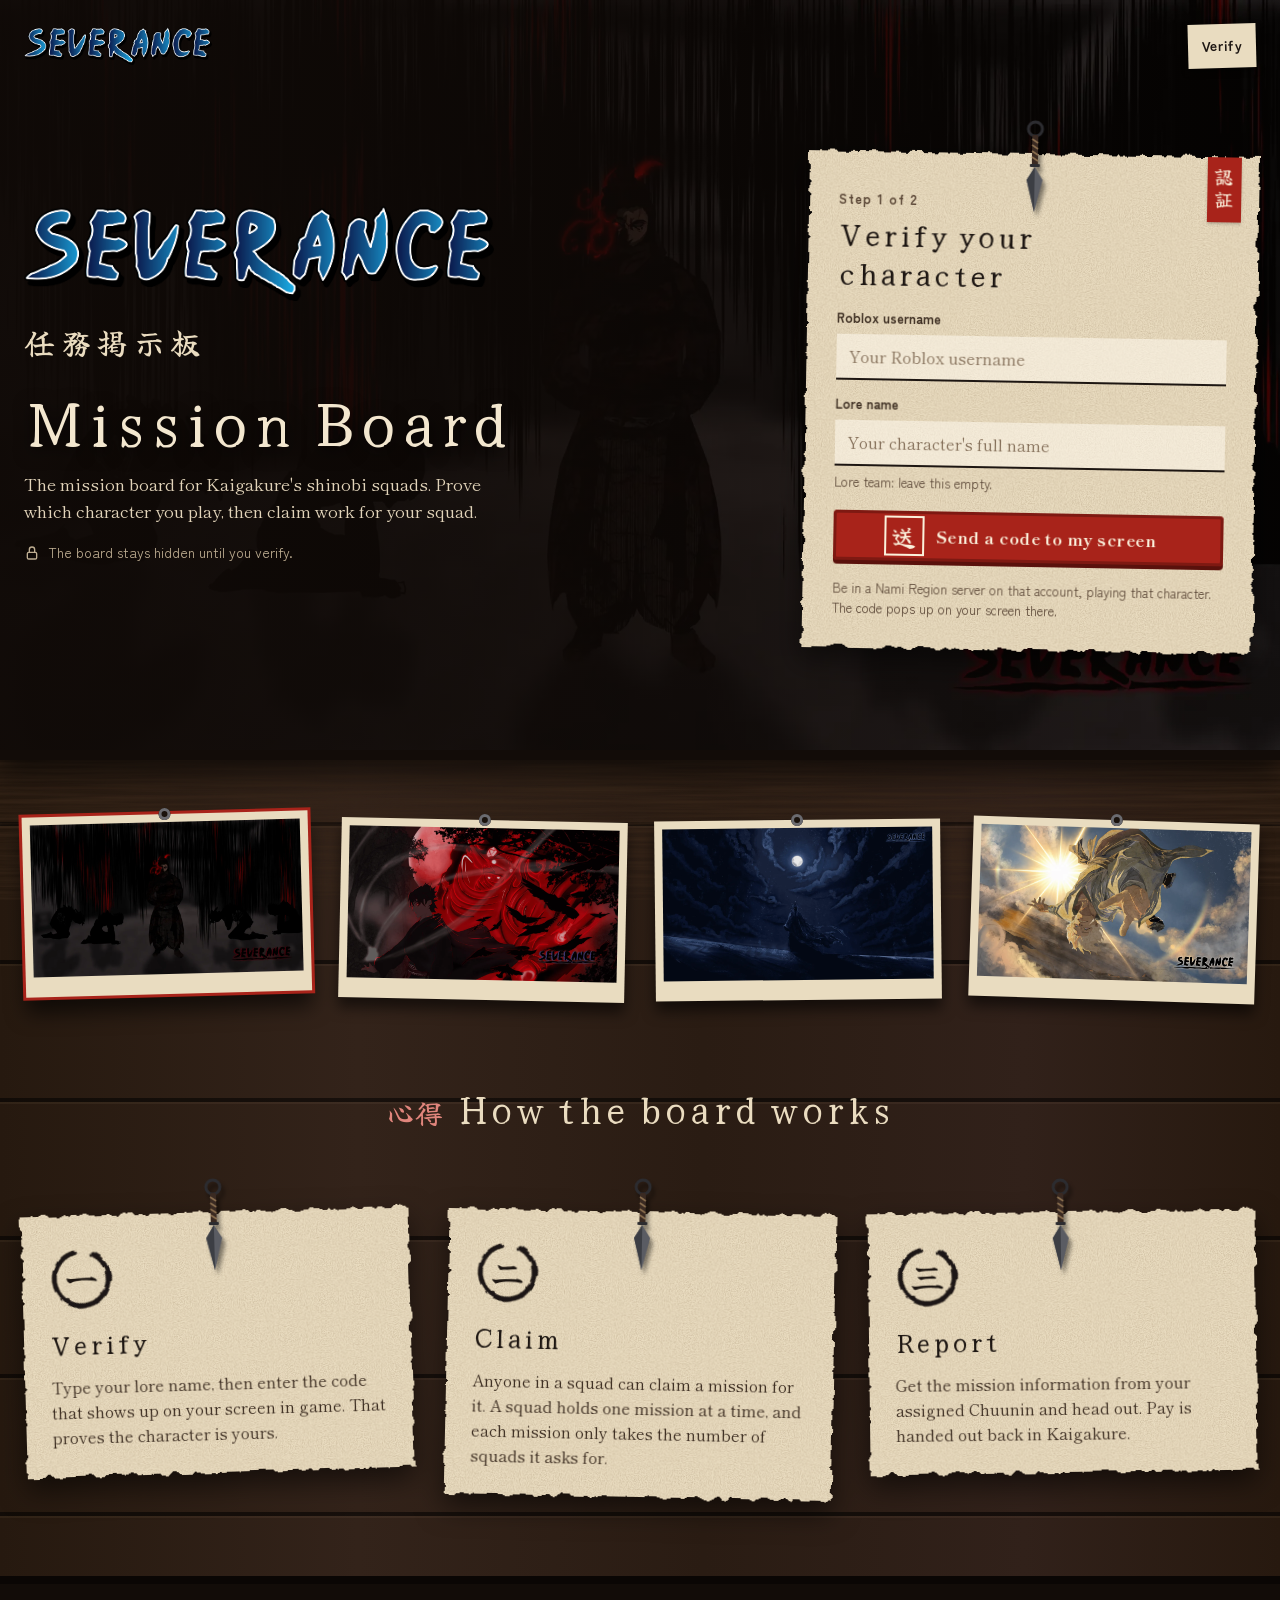
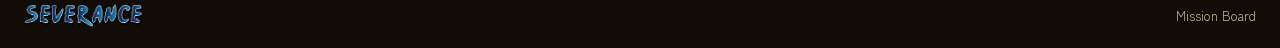
<file: index.html>
<!doctype html>
<html lang="en">
<head>
<meta charset="utf-8">
<meta name="viewport" content="width=device-width, initial-scale=1">
<title>Severance · Mission Board</title>
<link rel="preconnect" href="https://fonts.googleapis.com">
<link rel="preconnect" href="https://fonts.gstatic.com" crossorigin>
<link rel="stylesheet" href="https://fonts.googleapis.com/css2?family=Yuji+Syuku&family=Shippori+Mincho+B1:wght@500;700;800&family=Zen+Kaku+Gothic+New:wght@500;700&display=swap">
<link rel="icon" href="data:,">
<link rel="stylesheet" href="css/style.css?v=3">
</head>
<body data-page="landing">

<svg class="grain-layer" aria-hidden="true" focusable="false">
  <defs>
    <filter id="grain" x="0" y="0" width="100%" height="100%"><feTurbulence type="fractalNoise" baseFrequency="0.006 0.24" numOctaves="4" seed="7"></feTurbulence><feColorMatrix type="matrix" values="0 0 0 0 0.04  0 0 0 0 0.02  0 0 0 0 0.01  0 0 0 1.5 -0.48"></feColorMatrix></filter>
    <filter id="washi" x="-4%" y="-4%" width="108%" height="108%"><feTurbulence type="fractalNoise" baseFrequency="0.07" numOctaves="3" seed="4" result="warp"></feTurbulence><feDisplacementMap in="SourceGraphic" in2="warp" scale="10" xChannelSelector="R" yChannelSelector="G" result="sheet"></feDisplacementMap><feTurbulence type="fractalNoise" baseFrequency="0.85" numOctaves="3" seed="2" result="grit"></feTurbulence><feColorMatrix in="grit" type="matrix" values="0 0 0 0 0.42  0 0 0 0 0.31  0 0 0 0 0.18  0 0 0 0.9 -0.3" result="speck"></feColorMatrix><feComposite in="speck" in2="sheet" operator="in" result="speckIn"></feComposite><feMerge><feMergeNode in="sheet"></feMergeNode><feMergeNode in="speckIn"></feMergeNode></feMerge></filter>
    <filter id="stamp" x="-10%" y="-10%" width="120%" height="120%"><feTurbulence type="fractalNoise" baseFrequency="0.05" numOctaves="2" seed="9" result="w"></feTurbulence><feDisplacementMap in="SourceGraphic" in2="w" scale="3" result="d"></feDisplacementMap><feTurbulence type="fractalNoise" baseFrequency="0.9" numOctaves="1" seed="5" result="n"></feTurbulence><feColorMatrix in="n" type="matrix" values="0 0 0 0 0  0 0 0 0 0  0 0 0 0 0  0 0 0 -2.4 1.85" result="m"></feColorMatrix><feComposite in="d" in2="m" operator="in"></feComposite></filter>
    <filter id="brush" x="-10%" y="-40%" width="120%" height="180%"><feTurbulence type="fractalNoise" baseFrequency="0.09" numOctaves="2" seed="11" result="b"></feTurbulence><feDisplacementMap in="SourceGraphic" in2="b" scale="4"></feDisplacementMap></filter>
    <symbol id="kunai" viewBox="0 0 28 96"><circle cx="14" cy="9" r="7" fill="none" stroke="#2c2c30" stroke-width="3"></circle><rect x="11" y="15" width="6" height="30" rx="1.5" fill="#3a2a22"></rect><path d="M11 19 L17 23 M11 25 L17 29 M11 31 L17 35 M11 37 L17 41" stroke="#8a6e4e" stroke-width="1.6"></path><rect x="9" y="44" width="10" height="3" rx="1" fill="#2c2c30"></rect><path d="M14 47 L22 60 L14 92 L6 60 Z" fill="#5a5c63"></path><path d="M14 47 L14 92 L6 60 Z" fill="#3c3e44"></path></symbol>
  </defs>
  <rect width="100%" height="100%" filter="url(#grain)"></rect>
</svg>

<section class="hero">
  <img class="hero-art on" src="img/art-kneel.webp" alt="">
  <img class="hero-art" src="img/art-moon.webp" alt="">
  <img class="hero-art" src="img/art-night.webp" alt="">
  <img class="hero-art" src="img/art-sun.webp" alt="">
  <div class="hero-shade" aria-hidden="true"></div>

  <header class="topbar wrap">
    <img class="logo" src="img/logo.png" alt="Severance">
    <a id="top-action" class="btn btn-slip" href="#verify">Verify</a>
  </header>

  <div class="hero-body wrap">
    <div class="hero-copy">
      <img class="hero-logo" src="img/logo.png" alt="Severance">
      <span class="hero-kicker" aria-hidden="true">任務掲示板</span>
      <h1>Mission Board</h1>
      <p class="lead">The mission board for Kaigakure's shinobi squads. Prove which character you play, then claim work for your squad.</p>
      <p class="lock-note">
        <svg width="16" height="16" viewBox="0 0 24 24" fill="none" stroke="currentColor" stroke-width="2" stroke-linecap="round" stroke-linejoin="round" aria-hidden="true"><rect x="5" y="11" width="14" height="10" rx="2"></rect><path d="M8 11V7a4 4 0 0 1 8 0v4"></path></svg>
        The board stays hidden until you verify.
      </p>
    </div>

    <div class="verify-pin">
      <svg class="kunai" viewBox="0 0 28 96" aria-hidden="true" focusable="false"><use href="#kunai"></use></svg>
      <div id="verify" class="verify-card paper">
        <span class="strip" aria-hidden="true">認証</span>

        <div id="step-name" class="verify-step">
          <div class="step-head">
            <span class="step">Step 1 of 2</span>
            <h2>Verify your character</h2>
          </div>
          <form id="name-form" class="verify-form" novalidate>
            <div class="field">
              <label for="roblox-name">Roblox username</label>
              <input id="roblox-name" class="input" type="text" placeholder="Your Roblox username" autocomplete="off" autocapitalize="off" spellcheck="false">
            </div>
            <div class="field">
              <label for="lore-name">Lore name</label>
              <input id="lore-name" class="input" type="text" placeholder="Your character's full name" autocomplete="off">
              <span class="hint">Lore team: leave this empty.</span>
            </div>
            <p id="name-error" class="msg error" role="alert" hidden></p>
            <button class="btn btn-seal" type="submit"><span class="seal" aria-hidden="true">送</span>Send a code to my screen</button>
          </form>
          <p class="hint">Be in a Nami Region server on that account, playing that character. The code pops up on your screen there.</p>
          <div id="demo-names" class="demo-names" hidden>
            <span>Demo names:</span>
            <button class="link-btn" type="button" data-roblox="renn_tk" data-name="Ren Takeda">Ren Takeda (Squad 4)</button>
            <button class="link-btn" type="button" data-roblox="yuihoshi" data-name="Yui Hoshino">Yui Hoshino (Squad 11)</button>
            <button class="link-btn" type="button" data-roblox="hamdi421" data-name="">hamdi421 (lore team)</button>
          </div>
        </div>

        <div id="step-code" class="verify-step" hidden>
          <div class="step-head">
            <span class="step">Step 2 of 2</span>
            <h2>Check your screen in game</h2>
          </div>
          <p class="copy">A 6-digit code just showed up on <strong id="code-who"></strong>. Type it in below.</p>
          <form id="code-form" class="verify-form" novalidate>
            <div class="field">
              <label for="verify-code">Code from your screen</label>
              <input id="verify-code" class="input code-input" type="text" inputmode="numeric" maxlength="6" placeholder="000000" autocomplete="one-time-code">
            </div>
            <p id="code-error" class="msg error" role="alert" hidden></p>
            <button class="btn btn-seal" type="submit"><span class="seal" aria-hidden="true">認</span>Verify</button>
          </form>
          <div class="row-between">
            <button id="resend" class="link-btn" type="button">Send a new code</button>
            <button id="not-me" class="link-btn" type="button">Not you?</button>
          </div>
          <p class="hint">Nothing showing? Make sure you're in a Nami Region server on that account and playing that character, then send a new code.</p>
          <p id="demo-code" class="demo-note" hidden>Demo only: the game would show <strong></strong></p>
        </div>

        <div id="step-done" class="verify-step" hidden>
          <span class="verified">
            <svg width="18" height="18" viewBox="0 0 24 24" fill="none" stroke="currentColor" stroke-width="2.4" stroke-linecap="round" stroke-linejoin="round" aria-hidden="true"><path d="M5 12.5l4.5 4.5L19 7.5"></path></svg>
            Verified
          </span>
          <div class="step-head">
            <h2 id="done-name"></h2>
            <p id="done-meta"></p>
          </div>
          <a class="btn btn-seal" href="board.html"><span class="seal" aria-hidden="true">入</span>Open the mission board</a>
          <button id="sign-out" class="link-btn" type="button">Sign out</button>
        </div>
      </div>
    </div>
  </div>
</section>

<section class="thumbs-wall wrap" aria-label="Artwork">
  <div class="thumbs">
    <button class="thumb" type="button" aria-label="Show artwork 1" aria-pressed="true"><img src="img/art-kneel.webp" alt=""></button>
    <button class="thumb" type="button" aria-label="Show artwork 2" aria-pressed="false"><img src="img/art-moon.webp" alt=""></button>
    <button class="thumb" type="button" aria-label="Show artwork 3" aria-pressed="false"><img src="img/art-night.webp" alt=""></button>
    <button class="thumb" type="button" aria-label="Show artwork 4" aria-pressed="false"><img src="img/art-sun.webp" alt=""></button>
  </div>
</section>

<section class="how wrap" aria-labelledby="how-title">
  <h2 id="how-title"><span class="jp" aria-hidden="true">心得</span>How the board works</h2>
  <ol>
    <li>
      <svg class="kunai" viewBox="0 0 28 96" aria-hidden="true" focusable="false"><use href="#kunai"></use></svg>
      <div class="how-card paper">
        <span class="enso" aria-hidden="true"><svg viewBox="0 0 66 66"><circle cx="33" cy="33" r="27"></circle></svg><span>一</span></span>
        <h3>Verify</h3>
        <p>Type your lore name, then enter the code that shows up on your screen in game. That proves the character is yours.</p>
      </div>
    </li>
    <li>
      <svg class="kunai" viewBox="0 0 28 96" aria-hidden="true" focusable="false"><use href="#kunai"></use></svg>
      <div class="how-card paper">
        <span class="enso" aria-hidden="true"><svg viewBox="0 0 66 66"><circle cx="33" cy="33" r="27"></circle></svg><span>二</span></span>
        <h3>Claim</h3>
        <p>Anyone in a squad can claim a mission for it. A squad holds one mission at a time, and each mission only takes the number of squads it asks for.</p>
      </div>
    </li>
    <li>
      <svg class="kunai" viewBox="0 0 28 96" aria-hidden="true" focusable="false"><use href="#kunai"></use></svg>
      <div class="how-card paper">
        <span class="enso" aria-hidden="true"><svg viewBox="0 0 66 66"><circle cx="33" cy="33" r="27"></circle></svg><span>三</span></span>
        <h3>Report</h3>
        <p>Get the mission information from your assigned Chuunin and head out. Pay is handed out back in Kaigakure.</p>
      </div>
    </li>
  </ol>
</section>

<footer class="site-footer">
  <div class="wrap">
    <img src="img/logo.png" alt="Severance">
    <span>Mission Board</span>
  </div>
</footer>

<script src="js/api.js?v=3"></script>
<script src="js/app.js?v=3"></script>
</body>
</html>
</file>
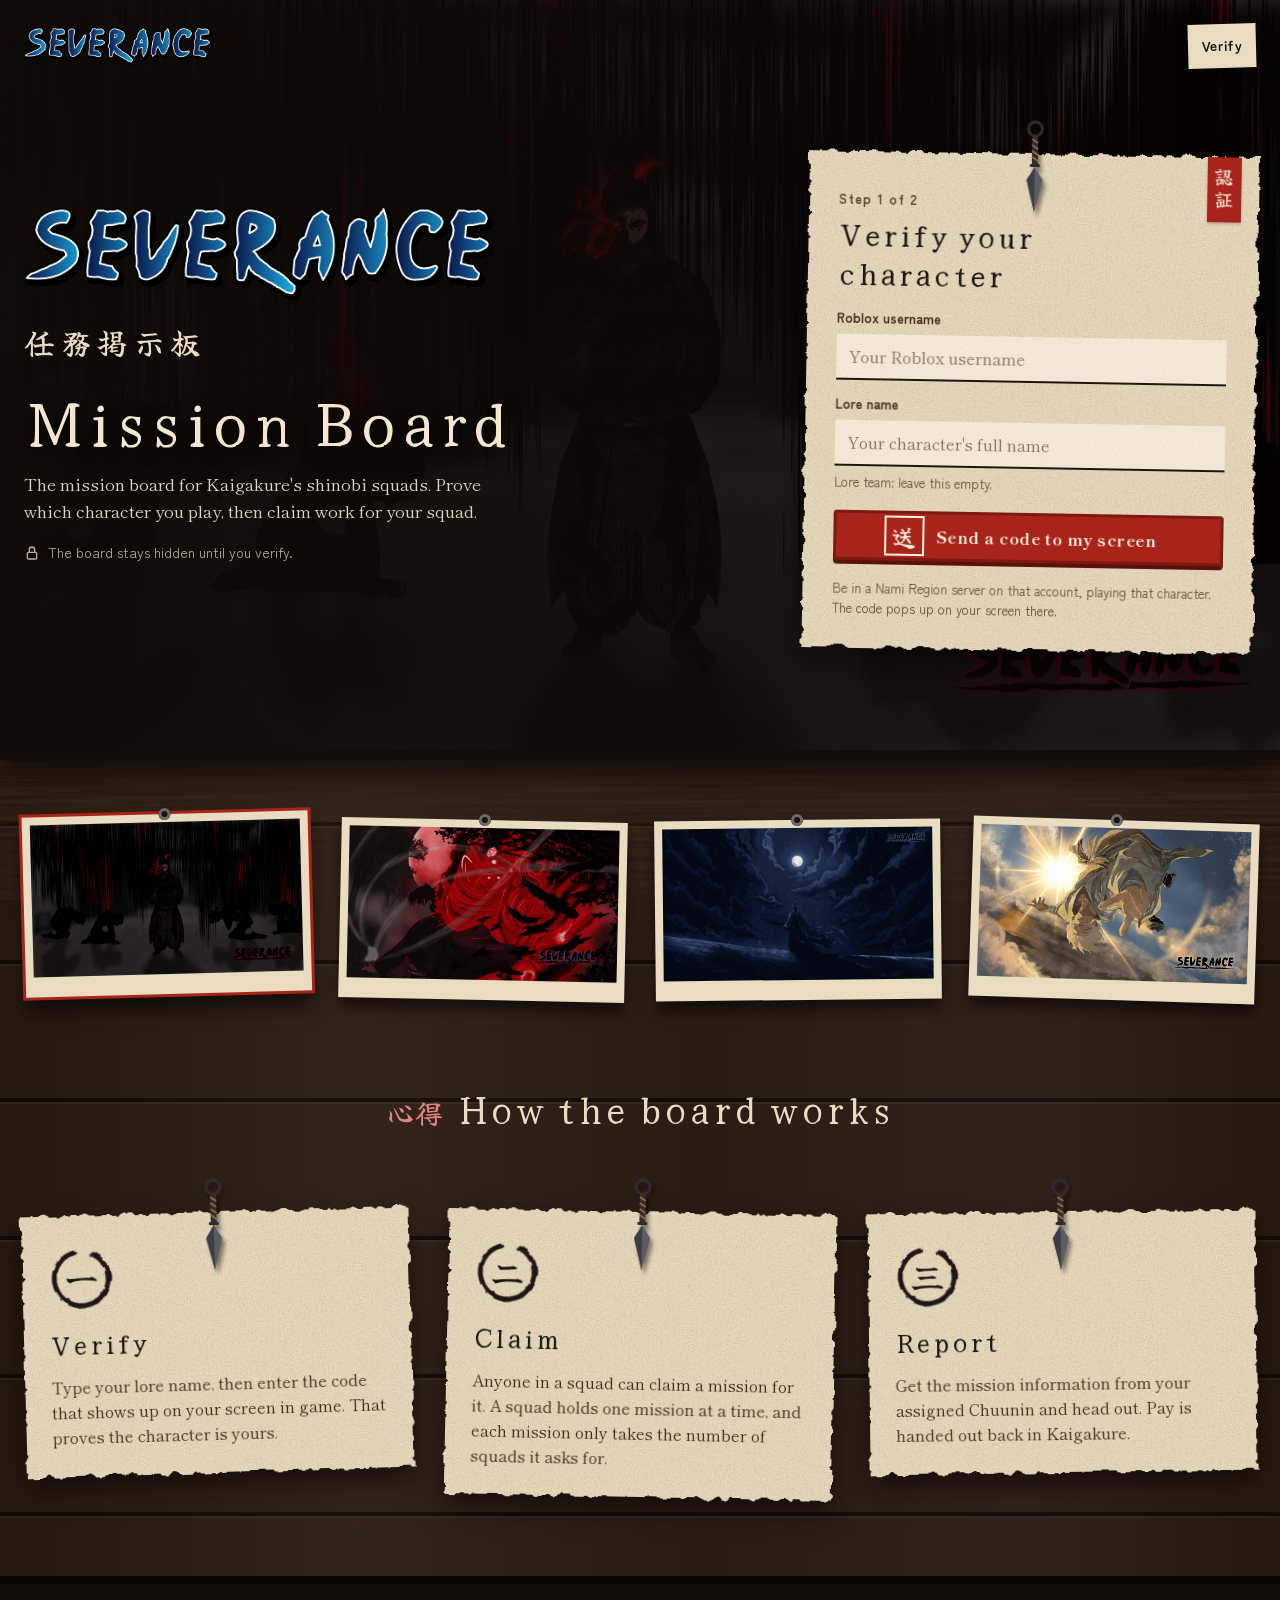
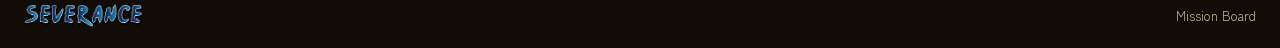
<file: admin.html>
<!doctype html>
<html lang="en">
<head>
<meta charset="utf-8">
<meta name="viewport" content="width=device-width, initial-scale=1">
<title>Mission Board admin panel</title>
<link rel="preconnect" href="https://fonts.googleapis.com">
<link rel="preconnect" href="https://fonts.gstatic.com" crossorigin>
<link rel="stylesheet" href="https://fonts.googleapis.com/css2?family=Yuji+Syuku&family=Shippori+Mincho+B1:wght@500;700;800&family=Zen+Kaku+Gothic+New:wght@500;700&display=swap">
<link rel="icon" href="data:,">
<link rel="stylesheet" href="css/style.css?v=3">
</head>
<body data-page="admin">

<svg class="grain-layer" aria-hidden="true" focusable="false">
  <defs>
    <filter id="grain" x="0" y="0" width="100%" height="100%"><feTurbulence type="fractalNoise" baseFrequency="0.006 0.24" numOctaves="4" seed="7"></feTurbulence><feColorMatrix type="matrix" values="0 0 0 0 0.04  0 0 0 0 0.02  0 0 0 0 0.01  0 0 0 1.5 -0.48"></feColorMatrix></filter>
    <filter id="washi" x="-4%" y="-4%" width="108%" height="108%"><feTurbulence type="fractalNoise" baseFrequency="0.07" numOctaves="3" seed="4" result="warp"></feTurbulence><feDisplacementMap in="SourceGraphic" in2="warp" scale="10" xChannelSelector="R" yChannelSelector="G" result="sheet"></feDisplacementMap><feTurbulence type="fractalNoise" baseFrequency="0.85" numOctaves="3" seed="2" result="grit"></feTurbulence><feColorMatrix in="grit" type="matrix" values="0 0 0 0 0.42  0 0 0 0 0.31  0 0 0 0 0.18  0 0 0 0.9 -0.3" result="speck"></feColorMatrix><feComposite in="speck" in2="sheet" operator="in" result="speckIn"></feComposite><feMerge><feMergeNode in="sheet"></feMergeNode><feMergeNode in="speckIn"></feMergeNode></feMerge></filter>
    <filter id="stamp" x="-10%" y="-10%" width="120%" height="120%"><feTurbulence type="fractalNoise" baseFrequency="0.05" numOctaves="2" seed="9" result="w"></feTurbulence><feDisplacementMap in="SourceGraphic" in2="w" scale="3" result="d"></feDisplacementMap><feTurbulence type="fractalNoise" baseFrequency="0.9" numOctaves="1" seed="5" result="n"></feTurbulence><feColorMatrix in="n" type="matrix" values="0 0 0 0 0  0 0 0 0 0  0 0 0 0 0  0 0 0 -2.4 1.85" result="m"></feColorMatrix><feComposite in="d" in2="m" operator="in"></feComposite></filter>
    <filter id="brush" x="-10%" y="-40%" width="120%" height="180%"><feTurbulence type="fractalNoise" baseFrequency="0.09" numOctaves="2" seed="11" result="b"></feTurbulence><feDisplacementMap in="SourceGraphic" in2="b" scale="4"></feDisplacementMap></filter>
    <symbol id="kunai" viewBox="0 0 28 96"><circle cx="14" cy="9" r="7" fill="none" stroke="#2c2c30" stroke-width="3"></circle><rect x="11" y="15" width="6" height="30" rx="1.5" fill="#3a2a22"></rect><path d="M11 19 L17 23 M11 25 L17 29 M11 31 L17 35 M11 37 L17 41" stroke="#8a6e4e" stroke-width="1.6"></path><rect x="9" y="44" width="10" height="3" rx="1" fill="#2c2c30"></rect><path d="M14 47 L22 60 L14 92 L6 60 Z" fill="#5a5c63"></path><path d="M14 47 L14 92 L6 60 Z" fill="#3c3e44"></path></symbol>
  </defs>
  <rect width="100%" height="100%" filter="url(#grain)"></rect>
</svg>

<header class="beam">
  <div class="wrap">
    <a href="index.html" aria-label="Severance home"><img class="logo" src="img/logo.png" alt="Severance"></a>
    <nav class="nav-user" aria-label="Account">
      <span class="who"><strong id="user-name"></strong><span id="user-meta"></span></span>
      <a class="btn btn-slip" href="board.html">Back to the board</a>
    </nav>
  </div>
</header>

<main class="admin wrap">

  <div class="sign-hang">
    <div class="sign-ropes" aria-hidden="true"><span></span><span></span></div>
    <div class="sign woodgrain">
      <h1><span class="kanji" aria-hidden="true">任務管理</span><span class="latin">ADMIN PANEL</span></h1>
    </div>
    <p class="counts">Post missions, clear claims, and see who can edit the board.</p>
  </div>

  <section class="admin-section" aria-labelledby="post-title">
    <h2 id="post-title" class="section-title"><span class="jp" aria-hidden="true">掲示</span>Post a mission</h2>
    <div class="split">
      <div class="split-main">
        <div class="paste-box paper">
          <label for="paste">Paste from Discord</label>
          <p class="hint">Paste a mission in the usual format and the form fills itself in. You can fix anything after.</p>
          <textarea id="paste" class="input" rows="9"></textarea>
          <div class="inline-actions">
            <button id="fill" class="btn btn-ink btn-small" type="button">Fill the form</button>
            <button id="clear" class="btn btn-ink btn-small" type="button">Clear</button>
          </div>
          <p id="paste-msg" class="msg error" role="alert" hidden></p>
        </div>

        <form id="post-form" class="post-form paper" novalidate>
          <div id="edit-banner" class="edit-banner" hidden>
            <span>Editing <strong id="edit-title"></strong>. Squads already on it stay on it.</span>
            <button id="cancel-edit" class="link-btn" type="button">Cancel edit</button>
          </div>
          <div class="form-grid">
            <div class="field wide"><label for="f-title">Title</label><input id="f-title" name="title" class="input" type="text" placeholder="Business Trip" autocomplete="off"></div>
            <div class="field wide"><label for="f-host">Host</label><input id="f-host" name="host" class="input" type="text" placeholder="Lore team member hosting it" autocomplete="off"></div>
            <div class="field"><label for="f-rank">Rank</label><input id="f-rank" name="rank" class="input" type="text" placeholder="C-" autocomplete="off"></div>
            <div class="field"><label for="f-faction">Faction</label><input id="f-faction" name="faction" class="input" type="text" value="Shinobi" autocomplete="off"></div>
            <div class="field"><label for="f-squads">Squads needed</label><input id="f-squads" name="squadsNeeded" class="input" type="number" min="1" max="18" value="1"></div>
            <div class="field"><label for="f-limit">Squad member limit</label><input id="f-limit" name="memberLimit" class="input" type="text" placeholder="9" autocomplete="off"></div>
            <div class="field"><label for="f-pay">Pay per squad member</label><input id="f-pay" name="pay" class="input" type="text" placeholder="220 Ryo" autocomplete="off"></div>
            <div class="field"><label for="f-bonus">Bonus</label><input id="f-bonus" name="bonus" class="input" type="text" placeholder="???" autocomplete="off"></div>
            <div class="field wide"><label for="f-failure">Failure</label><input id="f-failure" name="failure" class="input" type="text" placeholder="No pay, reputation loss for the entire squad." autocomplete="off"></div>
            <div class="field"><label for="f-location">Location</label><input id="f-location" name="location" class="input" type="text" placeholder="Nagomi Island" autocomplete="off"></div>
            <div class="field"><label for="f-departure">Departure</label><input id="f-departure" name="departure" class="input" type="text" value="Kaigakure" autocomplete="off"></div>
            <div class="field"><label for="f-time">Time limit</label><input id="f-time" name="timeLimit" class="input" type="text" placeholder="N/A" autocomplete="off"></div>
          </div>
          <div class="field"><label for="f-summary">Brief summary</label><textarea id="f-summary" name="summary" class="input" rows="4"></textarea></div>
          <div class="field"><label for="f-objectives">Objectives (one per line)</label><textarea id="f-objectives" name="objectives" class="input" rows="4"></textarea></div>
          <div class="field"><label for="f-intel">Intel</label><textarea id="f-intel" name="intel" class="input" rows="3"></textarea></div>
          <div class="field"><label for="f-optional">Optional requirements</label><textarea id="f-optional" name="optionalRequirements" class="input" rows="2"></textarea></div>
          <div class="inline-actions">
            <button id="post-submit" class="btn btn-seal" type="submit"><span id="post-seal" class="seal" aria-hidden="true">掲</span><span id="post-label">Post to the board</span></button>
            <p id="post-msg" class="msg" role="status" hidden></p>
          </div>
        </form>
      </div>

      <aside class="split-side" aria-label="Preview">
        <div class="preview-wrap">
          <svg class="kunai" viewBox="0 0 28 96" aria-hidden="true" focusable="false"><use href="#kunai"></use></svg>
          <div class="paper sheet sheet-compact">
            <div class="preview-label">PREVIEW</div>
            <div id="preview" class="sheet-flow is-open"></div>
          </div>
        </div>
      </aside>
    </div>
  </section>

  <section class="admin-section" aria-labelledby="posted-title">
    <div class="section-head">
      <h2 id="posted-title" class="section-title"><span class="jp" aria-hidden="true">一覧</span>Posted missions</h2>
      <span class="section-note">Clearing claims frees the mission for other squads.</span>
    </div>
    <div class="ledger paper">
      <div class="table-wrap">
        <div class="table">
          <div class="table-row table-head"><span>MISSION</span><span>HOST</span><span>RANK</span><span>SQUADS</span><span>STATUS</span><span class="right">ACTIONS</span></div>
          <div id="posted-rows"></div>
        </div>
      </div>
    </div>
  </section>

  <section class="admin-section" aria-labelledby="lore-title">
    <h2 id="lore-title" class="section-title"><span class="jp" aria-hidden="true">伝承班</span>Lore team</h2>
    <div class="split">
      <div class="split-wide paper"><ul id="lore-list" class="admin-list"></ul></div>
      <div class="split-side">
        <div class="card-form paper">
          <strong>Who can post</strong>
          <p>This list comes from the Lore Team tab in the squad sheet. Everyone marked Active there can post missions, clear claims and remove missions. To add or remove someone, change the sheet.</p>
        </div>
      </div>
    </div>
  </section>

  <p id="demo-row" class="demo-row on-wood" hidden>
    <span>Demo mode: everything here is saved in this browser only.</span>
    <button id="demo-reset" class="link-btn" type="button">Reset demo data</button>
  </p>

</main>

<footer class="site-footer">
  <div class="wrap">
    <img src="img/logo.png" alt="Severance">
    <span>Mission Board</span>
  </div>
</footer>

<script src="js/api.js?v=3"></script>
<script src="js/app.js?v=3"></script>
</body>
</html>
</file>
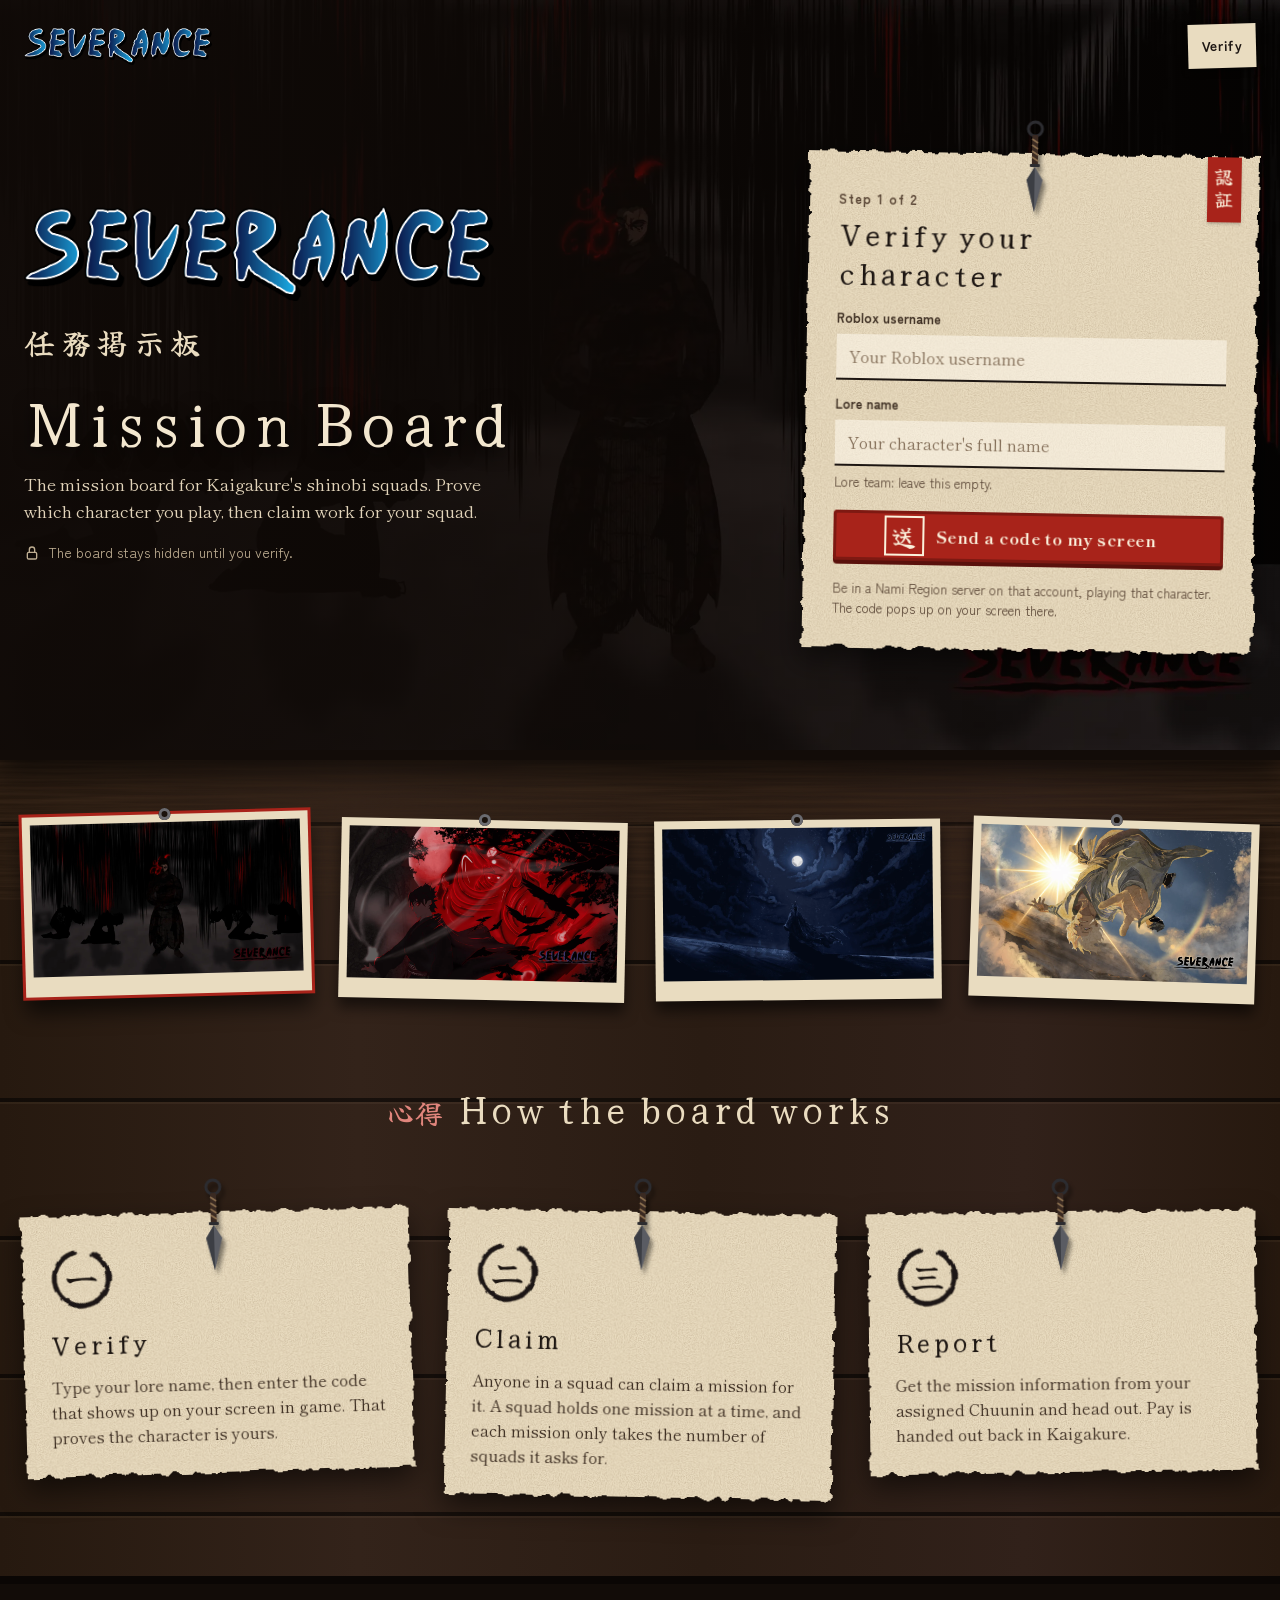
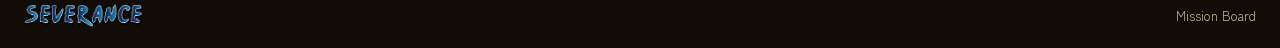
<file: board.html>
<!doctype html>
<html lang="en">
<head>
<meta charset="utf-8">
<meta name="viewport" content="width=device-width, initial-scale=1">
<title>Mission Board</title>
<link rel="preconnect" href="https://fonts.googleapis.com">
<link rel="preconnect" href="https://fonts.gstatic.com" crossorigin>
<link rel="stylesheet" href="https://fonts.googleapis.com/css2?family=Yuji+Syuku&family=Shippori+Mincho+B1:wght@500;700;800&family=Zen+Kaku+Gothic+New:wght@500;700&display=swap">
<link rel="icon" href="data:,">
<link rel="stylesheet" href="css/style.css?v=3">
</head>
<body data-page="board">

<svg class="grain-layer" aria-hidden="true" focusable="false">
  <defs>
    <filter id="grain" x="0" y="0" width="100%" height="100%"><feTurbulence type="fractalNoise" baseFrequency="0.006 0.24" numOctaves="4" seed="7"></feTurbulence><feColorMatrix type="matrix" values="0 0 0 0 0.04  0 0 0 0 0.02  0 0 0 0 0.01  0 0 0 1.5 -0.48"></feColorMatrix></filter>
    <filter id="washi" x="-4%" y="-4%" width="108%" height="108%"><feTurbulence type="fractalNoise" baseFrequency="0.07" numOctaves="3" seed="4" result="warp"></feTurbulence><feDisplacementMap in="SourceGraphic" in2="warp" scale="10" xChannelSelector="R" yChannelSelector="G" result="sheet"></feDisplacementMap><feTurbulence type="fractalNoise" baseFrequency="0.85" numOctaves="3" seed="2" result="grit"></feTurbulence><feColorMatrix in="grit" type="matrix" values="0 0 0 0 0.42  0 0 0 0 0.31  0 0 0 0 0.18  0 0 0 0.9 -0.3" result="speck"></feColorMatrix><feComposite in="speck" in2="sheet" operator="in" result="speckIn"></feComposite><feMerge><feMergeNode in="sheet"></feMergeNode><feMergeNode in="speckIn"></feMergeNode></feMerge></filter>
    <filter id="stamp" x="-10%" y="-10%" width="120%" height="120%"><feTurbulence type="fractalNoise" baseFrequency="0.05" numOctaves="2" seed="9" result="w"></feTurbulence><feDisplacementMap in="SourceGraphic" in2="w" scale="3" result="d"></feDisplacementMap><feTurbulence type="fractalNoise" baseFrequency="0.9" numOctaves="1" seed="5" result="n"></feTurbulence><feColorMatrix in="n" type="matrix" values="0 0 0 0 0  0 0 0 0 0  0 0 0 0 0  0 0 0 -2.4 1.85" result="m"></feColorMatrix><feComposite in="d" in2="m" operator="in"></feComposite></filter>
    <filter id="brush" x="-10%" y="-40%" width="120%" height="180%"><feTurbulence type="fractalNoise" baseFrequency="0.09" numOctaves="2" seed="11" result="b"></feTurbulence><feDisplacementMap in="SourceGraphic" in2="b" scale="4"></feDisplacementMap></filter>
    <symbol id="kunai" viewBox="0 0 28 96"><circle cx="14" cy="9" r="7" fill="none" stroke="#2c2c30" stroke-width="3"></circle><rect x="11" y="15" width="6" height="30" rx="1.5" fill="#3a2a22"></rect><path d="M11 19 L17 23 M11 25 L17 29 M11 31 L17 35 M11 37 L17 41" stroke="#8a6e4e" stroke-width="1.6"></path><rect x="9" y="44" width="10" height="3" rx="1" fill="#2c2c30"></rect><path d="M14 47 L22 60 L14 92 L6 60 Z" fill="#5a5c63"></path><path d="M14 47 L14 92 L6 60 Z" fill="#3c3e44"></path></symbol>
  </defs>
  <rect width="100%" height="100%" filter="url(#grain)"></rect>
</svg>

<header class="beam">
  <div class="wrap">
    <a href="index.html" aria-label="Severance home"><img class="logo" src="img/logo.png" alt="Severance"></a>
    <nav class="nav-user" aria-label="Account">
      <span class="who"><strong id="user-name"></strong><span id="user-meta"></span></span>
      <a id="admin-link" class="btn btn-slip" href="admin.html" hidden>Admin panel</a>
      <button id="sign-out" class="btn btn-slip alt" type="button">Sign out</button>
    </nav>
  </div>
</header>

<main class="board wrap">
  <div class="sign-hang">
    <div class="sign-ropes" aria-hidden="true"><span></span><span></span></div>
    <div class="sign woodgrain">
      <h1><span class="kanji" aria-hidden="true">任務掲示板</span><span class="latin">MISSION BOARD</span></h1>
    </div>
    <p id="board-counts" class="counts">Shinobi faction</p>
  </div>

  <div class="board-row">
    <aside class="board-side">
      <section class="ema-wrap" aria-labelledby="squad-title">
        <div class="ema woodgrain">
          <span id="squad-kanji" class="ema-kanji" aria-hidden="true"></span>
          <h2 id="squad-title"></h2>
          <span class="rule" aria-hidden="true"></span>
          <span id="squad-slot" class="slot"></span>
          <p id="squad-line"></p>
        </div>
      </section>

      <div class="tags">
        <span class="tags-label">SHOW</span>
        <div class="tags-rail" aria-hidden="true"></div>
        <div class="tabs" role="group" aria-label="Filter missions">
          <button class="tab" type="button" data-filter="all" aria-pressed="true"><span class="jp" aria-hidden="true">全</span><span class="en">All</span></button>
          <button class="tab" type="button" data-filter="open" aria-pressed="false"><span class="jp" aria-hidden="true">募集</span><span class="en">Open</span></button>
          <button class="tab" type="button" data-filter="claimed" aria-pressed="false"><span class="jp" aria-hidden="true">受諾</span><span class="en">Claimed</span></button>
        </div>
      </div>
    </aside>

    <section class="board-wall" aria-label="Missions">
      <ul id="mission-list" class="notices"></ul>
      <p id="list-empty" class="empty" hidden>Nothing pinned here right now.</p>
    </section>
  </div>

  <div id="sheet-wrap" class="sheet-wrap">
    <svg class="kunai left" viewBox="0 0 28 96" aria-hidden="true" focusable="false"><use href="#kunai"></use></svg>
    <svg class="kunai right" viewBox="0 0 28 96" aria-hidden="true" focusable="false"><use href="#kunai"></use></svg>
    <article id="mission" class="paper sheet sheet-flow" aria-live="polite"></article>
  </div>
</main>

<footer class="site-footer">
  <div class="wrap">
    <img src="img/logo.png" alt="Severance">
    <span>Mission Board</span>
  </div>
</footer>

<script src="js/api.js?v=3"></script>
<script src="js/app.js?v=3"></script>
</body>
</html>
</file>
<file: css/style.css>
:root {
  --wood: #2a1c13;
  --beam: #120c08;
  --beam-dark: #0a0604;
  --washi: #e9dcc0;
  --washi-hi: #f4e9d2;
  --sign: #b88d5c;
  --plaque: #c39463;
  --ink: #1d1612;
  --ink-soft: #3d2e22;
  --ink-muted: #5a4636;
  --ink-faint: #6b5643;
  --cream: #eadcc0;
  --cream-muted: #bfae92;
  --red: #a8231a;
  --red-deep: #7e1912;
  --red-dark: #5a110c;
  --red-light: #e0857c;
  --amber: #8a5410;
  --indigo: #27486b;
  --claimed: #4a3a30;
  --ok: #2f5f2a;
  --brush: 'Yuji Syuku', 'Shippori Mincho B1', serif;
  --serif: 'Shippori Mincho B1', serif;
  --sans: 'Zen Kaku Gothic New', system-ui, sans-serif;
  --mono: ui-monospace, Menlo, Consolas, monospace;
}

* { box-sizing: border-box; }
html { background: var(--wood); }
body {
  margin: 0;
  min-height: 100vh;
  color: var(--cream);
  font-family: var(--serif);
  font-size: 16px;
  line-height: 1.55;
  background-color: var(--wood);
  background-image:
    repeating-linear-gradient(180deg, rgba(0,0,0,0) 0, rgba(0,0,0,0) 132px, rgba(0,0,0,0.55) 132px, rgba(0,0,0,0.55) 136px, rgba(255,220,170,0.05) 136px, rgba(255,220,170,0.05) 138px),
    linear-gradient(90deg, #26190f 0%, #33231a 28%, #2a1c13 55%, #31211a 80%, #27190f 100%);
}
a { color: var(--cream); }
a:hover { color: #fff; }
img { max-width: 100%; }
button, input, textarea, select { font: inherit; }
button { cursor: pointer; }
button:disabled { cursor: not-allowed; }
[hidden] { display: none !important; }
:focus-visible { outline: 3px solid var(--red-light); outline-offset: 3px; }
.paper :focus-visible { outline-color: var(--red); }

.grain-layer { position: fixed; inset: 0; width: 100%; height: 100%; pointer-events: none; z-index: 0; }
body > :not(.grain-layer) { position: relative; z-index: 1; }

.wrap { max-width: 1280px; width: 100%; margin: 0 auto; padding-left: 24px; padding-right: 24px; }
.muted { color: var(--ink-muted); }
.small { font-size: 13px; }
.strong { font-weight: 700; }
.unset { color: #6f5a47 !important; font-weight: 500 !important; }

.paper { position: relative; isolation: isolate; color: var(--ink); filter: drop-shadow(0 12px 14px rgba(0,0,0,0.55)); }
.paper::before { content: ''; position: absolute; inset: 0; z-index: -1; background: var(--washi); filter: url(#washi); }
.paper a { color: var(--red); }
.paper a:hover { color: var(--red-deep); }

.woodgrain { position: relative; overflow: hidden; }
.woodgrain::after { content: ''; position: absolute; inset: 0; background: rgba(0,0,0,0.01); filter: url(#grain); opacity: 0.75; pointer-events: none; }
.woodgrain > * { position: relative; z-index: 1; }

.kunai { position: absolute; top: 0; left: 50%; width: 28px; height: 96px; margin-left: -14px; z-index: 3; pointer-events: none; filter: drop-shadow(3px 5px 2px rgba(0,0,0,0.45)); }

.stamp { color: var(--red); border: 2px solid currentColor; border-radius: 3px; filter: url(#stamp); }

.enso { position: relative; flex: none; width: 66px; height: 66px; display: flex; align-items: center; justify-content: center; font-family: var(--brush); font-size: 34px; line-height: 1; color: var(--ink); }
.enso svg { position: absolute; inset: 0; width: 100%; height: 100%; }
.enso circle { fill: none; stroke: currentColor; stroke-width: 5; stroke-linecap: round; stroke-dasharray: 148 22; transform-box: fill-box; transform-origin: center; transform: rotate(-62deg); filter: url(#brush); }
.enso small { position: relative; font-size: 22px; }
.enso > :not(svg) { position: relative; }

.brush-rule { display: block; height: 2px; background: var(--ink-soft); opacity: 0.75; filter: url(#brush); }

.strip { position: absolute; top: 0; right: 18px; width: 34px; padding: 10px 0; background: var(--state, var(--red)); color: #fbf1dc; writing-mode: vertical-rl; display: flex; align-items: center; justify-content: center; font-family: var(--brush); font-size: 19px; letter-spacing: 0.18em; box-shadow: 0 2px 3px rgba(0,0,0,0.25); }

.is-open { --state: var(--red); }
.is-partial { --state: var(--amber); }
.is-claimed { --state: var(--claimed); }
.is-mine { --state: var(--indigo); }
.status { font-family: var(--sans); font-size: 13px; font-weight: 700; letter-spacing: 0.08em; color: var(--state, var(--ink-muted)); }

.btn { display: inline-flex; align-items: center; justify-content: center; gap: 12px; min-height: 50px; padding: 0 22px; border-radius: 4px; border: 2px solid transparent; font-family: var(--serif); font-size: 16px; font-weight: 800; letter-spacing: 0.03em; text-decoration: none; cursor: pointer; }
.btn:disabled { opacity: 0.65; }
.btn-seal { padding: 0 22px 0 6px; background: var(--red); color: #fbf1dc; border: 0; box-shadow: inset 0 0 0 3px var(--red-deep), 0 4px 0 var(--red-dark); }
.btn-seal:hover { background: #b9281e; color: #fff6ea; }
.btn-seal:active { transform: translateY(2px); box-shadow: inset 0 0 0 3px var(--red-deep), 0 2px 0 var(--red-dark); }
.btn-seal .seal { flex: none; width: 40px; height: 40px; border: 2px solid #fbf1dc; display: flex; align-items: center; justify-content: center; font-family: var(--brush); font-weight: 400; font-size: 24px; }
.paper .btn-seal, .paper .btn-seal:hover { color: #fbf1dc; }
.btn-ink { background: transparent; color: var(--ink); border-color: var(--ink); }
.btn-ink:hover { background: rgba(29,22,18,0.08); color: var(--ink); }
.btn-slip { min-height: 44px; padding: 0 14px; background: var(--washi); color: var(--ink); border: 0; border-radius: 0; box-shadow: 0 3px 6px rgba(0,0,0,0.5); transform: rotate(-1.5deg); font-family: var(--sans); font-size: 14px; font-weight: 700; letter-spacing: 0; }
.btn-slip:hover { background: var(--washi-hi); color: var(--red); }
.btn-slip.alt { transform: rotate(1deg); }
.btn-off, .btn-off:disabled { opacity: 1; background: #d6c8aa; color: var(--ink-muted); border: 2px dashed #8a7556; box-shadow: none; }
.btn-danger { background: var(--red); color: #fbf1dc; border-color: var(--red); }
.btn-danger:hover { background: #b9281e; color: #fff6ea; }
.btn-small { min-height: 44px; padding: 0 14px; font-size: 14px; }
.link-btn { background: none; border: 0; padding: 0; min-height: 32px; color: var(--red); text-decoration: underline; text-underline-offset: 3px; font-family: var(--sans); font-size: 14px; font-weight: 700; cursor: pointer; }
.link-btn:hover { color: var(--red-deep); }
.on-wood .link-btn { color: var(--cream); }
.on-wood .link-btn:hover { color: #fff; }

.field { display: flex; flex-direction: column; gap: 6px; }
.field label { font-family: var(--sans); font-size: 13px; font-weight: 700; color: var(--ink-soft); }
.input { width: 100%; min-height: 46px; padding: 0 12px; background: rgba(255,250,238,0.55); color: var(--ink); border: 0; border-bottom: 2px solid var(--ink); border-radius: 0; font-family: var(--serif); font-size: 16px; }
textarea.input { padding: 10px 12px; border: 1.5px solid rgba(29,22,18,0.55); border-bottom-width: 2px; line-height: 1.5; resize: vertical; }
.input::placeholder { color: #85705a; }
.input:focus { outline: 2px solid var(--red); outline-offset: 2px; background: rgba(255,250,238,0.85); }
.input:disabled { opacity: 0.6; }
.code-input { min-height: 62px; border: 2px solid var(--ink); font-weight: 800; font-size: 32px; letter-spacing: 0.4em; text-align: center; }
.hint { font-family: var(--sans); font-size: 13px; color: var(--ink-muted); }
.msg { margin: 0; font-family: var(--sans); font-size: 14px; font-weight: 700; }
.msg.error { color: var(--red); }
.msg.ok { color: var(--ok); }
.inline-actions { display: flex; flex-wrap: wrap; align-items: center; gap: 10px 14px; }

.beam { background: var(--beam); border-bottom: 8px solid var(--beam-dark); box-shadow: 0 10px 24px rgba(0,0,0,0.6); }
.beam .wrap { padding-top: 14px; padding-bottom: 14px; display: flex; flex-wrap: wrap; justify-content: space-between; align-items: center; gap: 14px 24px; }
.beam .logo { display: block; height: 32px; width: auto; }
.nav-user { display: flex; flex-wrap: wrap; align-items: center; gap: 10px 18px; font-family: var(--sans); font-size: 14px; }
.nav-user .who { display: flex; flex-direction: column; line-height: 1.3; text-align: right; color: var(--cream); }
.nav-user .who span { font-size: 13px; color: var(--cream-muted); }

.sign-hang { display: flex; flex-direction: column; align-items: center; }
.sign-ropes { width: 440px; max-width: 80%; height: 54px; display: flex; justify-content: space-between; }
.sign-ropes span { width: 5px; background: repeating-linear-gradient(160deg, #b8955f 0, #b8955f 4px, #7d6038 4px, #7d6038 7px); }
.sign { width: 560px; max-width: 100%; padding: 22px 28px 20px; background: var(--sign); border: 3px solid #4e331d; box-shadow: inset 0 0 0 7px rgba(60,35,15,0.25), 0 22px 34px rgba(0,0,0,0.65); text-align: center; }
.sign h1 { margin: 0; display: flex; flex-direction: column; align-items: center; gap: 2px; }
.sign .kanji { font-family: var(--brush); font-weight: 400; font-size: 64px; line-height: 1.1; letter-spacing: 0.14em; color: #1a100a; }
.sign .latin { font-family: var(--serif); font-weight: 800; font-size: 16px; letter-spacing: 0.5em; color: #2d1d10; }
.counts { margin: 22px 0 0; text-align: center; font-family: var(--sans); font-size: 15px; color: var(--cream); }

.hero { position: relative; overflow: hidden; min-height: 760px; display: flex; flex-direction: column; border-bottom: 10px solid var(--beam); box-shadow: 0 14px 28px rgba(0,0,0,0.6); }
.hero-art { position: absolute; inset: 0; width: 100%; height: 100%; object-fit: cover; opacity: 0; transition: opacity 1.4s ease; }
.hero-art.on { opacity: 1; }
.hero-shade { position: absolute; inset: 0; background: linear-gradient(90deg, rgba(16,10,7,0.95) 0%, rgba(16,10,7,0.78) 42%, rgba(16,10,7,0.25) 100%); }
.topbar { position: relative; display: flex; flex-wrap: wrap; justify-content: space-between; align-items: center; gap: 16px; padding-top: 24px; }
.topbar .logo { height: 38px; width: auto; }
.hero-body { position: relative; flex: 1; display: flex; flex-wrap: wrap; align-items: center; justify-content: space-between; gap: 40px; padding-top: 48px; padding-bottom: 96px; }
.hero-copy { flex: 1 1 420px; max-width: 600px; display: flex; flex-direction: column; gap: 18px; }
.hero-logo { width: min(100%, 470px); height: auto; }
.hero-kicker { font-family: var(--brush); font-size: 30px; letter-spacing: 0.22em; color: var(--cream); }
.hero-copy h1 { margin: 0; font-family: var(--brush); font-weight: 400; font-size: 66px; line-height: 1.05; color: #f3e7cf; text-shadow: 0 4px 18px rgba(0,0,0,0.8); }
.hero-copy .lead { margin: 0; font-size: 17px; color: #e2d4ba; max-width: 500px; }
.lock-note { margin: 0; display: flex; align-items: center; gap: 8px; font-family: var(--sans); font-size: 14px; color: var(--cream-muted); }

.verify-pin { position: relative; flex: 1 1 360px; max-width: 450px; padding-top: 34px; transform: rotate(1deg); }
.verify-card { padding: 38px 30px 28px; }
.verify-step { display: flex; flex-direction: column; gap: 18px; }
.verify-step > .link-btn { align-self: flex-start; }
.step-head { display: flex; flex-direction: column; gap: 4px; padding-right: 40px; }
.step-head h2 { margin: 0; font-family: var(--brush); font-weight: 400; font-size: 32px; line-height: 1.2; color: var(--ink); }
.step-head p { margin: 0; color: var(--ink-soft); }
.step { font-family: var(--sans); font-size: 13px; font-weight: 700; letter-spacing: 0.08em; color: var(--ink-muted); }
.verify-form { display: flex; flex-direction: column; gap: 14px; }
.verify-form .btn { margin-top: 4px; }
.verify-card p { margin: 0; }
.verify-card .copy { font-size: 15px; color: var(--ink-soft); }
.row-between { display: flex; flex-wrap: wrap; justify-content: space-between; gap: 8px; }
.demo-note { padding: 10px 12px; border: 1px dashed rgba(29,22,18,0.45); font-family: var(--sans); font-size: 13px; color: var(--ink-muted); }
.demo-note strong { color: var(--ink); font-family: var(--mono); letter-spacing: 0.12em; }
.demo-names { display: flex; flex-wrap: wrap; align-items: center; gap: 4px 12px; padding-top: 14px; border-top: 1px dashed rgba(29,22,18,0.45); font-family: var(--sans); font-size: 13px; color: var(--ink-muted); }
.demo-names .link-btn { font-size: 13px; }
.verified { display: inline-flex; align-items: center; gap: 6px; font-family: var(--sans); font-size: 14px; font-weight: 700; color: var(--ok); }

.thumbs-wall { padding-top: 60px; }
.thumbs { display: grid; grid-template-columns: repeat(auto-fit, minmax(170px, 1fr)); gap: 30px; }
.thumb { position: relative; padding: 8px 8px 20px; background: var(--washi); border: 0; box-shadow: 0 10px 14px rgba(0,0,0,0.55); transform: rotate(var(--tilt, -1.5deg)); transition: transform 0.18s ease; }
.thumb:nth-child(2) { --tilt: 1.2deg; }
.thumb:nth-child(3) { --tilt: -0.6deg; }
.thumb:nth-child(4) { --tilt: 1.8deg; }
.thumb::before { content: ''; position: absolute; top: -6px; left: 50%; margin-left: -6px; width: 12px; height: 12px; border-radius: 50%; background: #1a120c; box-shadow: inset 0 0 0 3px #6b6b70; z-index: 1; }
.thumb img { display: block; width: 100%; aspect-ratio: 16 / 9; object-fit: cover; }
.thumb[aria-pressed="true"] { transform: rotate(var(--tilt, -1.5deg)) translateY(-6px); box-shadow: 0 0 0 3px var(--red), 0 16px 20px rgba(0,0,0,0.6); }

.how { padding-top: 76px; padding-bottom: 80px; display: flex; flex-direction: column; gap: 40px; }
.how h2 { margin: 0; display: flex; flex-wrap: wrap; justify-content: center; align-items: baseline; gap: 14px; font-family: var(--brush); font-weight: 400; font-size: 40px; color: var(--cream); text-align: center; }
.how h2 .jp { font-size: 28px; color: var(--red-light); }
.how ol { list-style: none; margin: 0; padding: 0; display: grid; grid-template-columns: repeat(auto-fit, minmax(260px, 1fr)); gap: 48px 36px; }
.how li { position: relative; padding-top: 34px; transform: rotate(var(--tilt, -1.6deg)); }
.how li:nth-child(2) { --tilt: 1.2deg; }
.how li:nth-child(3) { --tilt: -0.7deg; }
.how-card { padding: 30px 26px 26px; display: flex; flex-direction: column; gap: 10px; }
.how-card h3 { margin: 0; font-family: var(--brush); font-weight: 400; font-size: 28px; color: var(--ink); }
.how-card p { margin: 0; color: var(--ink-soft); }

.site-footer { background: var(--beam); border-top: 8px solid var(--beam-dark); }
.site-footer .wrap { padding-top: 20px; padding-bottom: 20px; display: flex; flex-wrap: wrap; justify-content: space-between; align-items: center; gap: 12px; font-family: var(--sans); font-size: 13px; color: var(--cream-muted); }
.site-footer img { height: 24px; width: auto; }

.board { padding-bottom: 88px; }
.board-row { margin-top: 36px; display: flex; flex-wrap: wrap; gap: 40px; align-items: flex-start; }
.board-side { flex: 1 1 250px; max-width: 300px; display: flex; flex-direction: column; gap: 34px; }
.board-wall { flex: 999 1 720px; min-width: 0; }

.ema-wrap { position: relative; padding-top: 30px; filter: drop-shadow(0 14px 16px rgba(0,0,0,0.6)); }
.ema-wrap::before { content: ''; position: absolute; top: 0; left: 50%; margin-left: -22px; width: 44px; height: 40px; border: 3px solid var(--red); border-bottom: 0; border-radius: 22px 22px 0 0; }
.ema-wrap::after { content: ''; position: absolute; top: -6px; left: 50%; margin-left: -6px; width: 12px; height: 12px; border-radius: 50%; background: #1a120c; box-shadow: inset 0 0 0 3px #6b6b70; }
.ema { padding: 46px 22px 24px; background: var(--plaque); clip-path: polygon(50% 0, 100% 20%, 100% 100%, 0 100%, 0 20%); display: flex; flex-direction: column; align-items: center; gap: 6px; text-align: center; color: #2a1a0e; }
.ema-kanji { font-family: var(--brush); font-size: 52px; line-height: 1.05; color: #1a100a; }
.ema h2 { margin: 0; font-family: var(--serif); font-weight: 800; font-size: 15px; letter-spacing: 0.32em; }
.ema .rule { width: 70%; height: 2px; margin: 8px 0 4px; background: #3a2414; }
.ema .slot { font-family: var(--sans); font-size: 13px; font-weight: 700; color: #3a2414; }
.ema .slot.full { color: var(--indigo); }
.ema p { margin: 0; font-size: 14px; line-height: 1.45; }

.tags { display: flex; flex-direction: column; gap: 10px; }
.tags-label { font-family: var(--sans); font-size: 13px; font-weight: 700; letter-spacing: 0.14em; color: #cdb998; }
.tags-rail { height: 6px; background: var(--beam); box-shadow: 0 2px 0 rgba(255,220,170,0.08); }
.tabs { display: flex; gap: 12px; margin-top: -4px; }
.tab { position: relative; flex: 1 1 0; min-height: 96px; padding: 22px 6px 10px; background: #c9a57a; color: #2a1a0e; border: 2px solid #3a2414; border-radius: 3px; box-shadow: 0 6px 10px rgba(0,0,0,0.5); display: flex; flex-direction: column; align-items: center; gap: 2px; }
.tab::before { content: ''; position: absolute; top: 7px; left: 50%; margin-left: -4px; width: 8px; height: 8px; border-radius: 50%; background: var(--beam); }
.tab .jp { font-family: var(--brush); font-size: 22px; line-height: 1.2; }
.tab .en { font-family: var(--sans); font-size: 12px; font-weight: 700; }
.tab:hover { background: #d6b58b; }
.tab[aria-pressed="true"] { background: var(--red); color: #fbf1dc; }

.notices { list-style: none; margin: 0; padding: 0; display: grid; grid-template-columns: repeat(auto-fill, minmax(270px, 1fr)); gap: 44px 36px; }
.notice { position: relative; padding-top: 34px; --tilt: -2deg; transform: rotate(var(--tilt)); transition: transform 0.18s ease; }
.notice:nth-child(3n+2) { --tilt: 1.5deg; }
.notice:nth-child(3n) { --tilt: -0.8deg; }
.notice.is-on { transform: rotate(var(--tilt)) translateY(-12px) scale(1.03); }
.notice-card { display: block; width: 100%; padding: 0; text-align: left; background: none; border: 0; color: var(--ink); font: inherit; }
.notice-card::before { background: #e6d8bb; }
.notice.is-on .notice-card { filter: drop-shadow(0 26px 22px rgba(0,0,0,0.7)); }
.notice.is-on .notice-card::before { background: var(--washi-hi); }
.notice .kunai { top: -12px; }
.notice-body { display: flex; flex-direction: column; gap: 12px; padding: 40px 26px 24px; }
.notice-top { display: flex; align-items: center; gap: 12px; padding-right: 30px; }
.notice-kicker { display: flex; flex-direction: column; line-height: 1.3; font-family: var(--sans); font-size: 12px; font-weight: 700; letter-spacing: 0.1em; color: var(--ink-muted); }
.notice-title { padding-right: 30px; font-family: var(--brush); font-size: 32px; line-height: 1.15; color: var(--ink); }
.notice-lines { display: flex; flex-direction: column; gap: 4px; font-size: 14px; color: var(--ink-soft); }
.notice-lines .k { margin-right: 6px; color: var(--ink-faint); }
.notice-foot { display: flex; justify-content: space-between; align-items: flex-end; gap: 10px; margin-top: 4px; font-family: var(--sans); font-size: 12px; color: var(--ink-muted); }
.host-seal { display: inline-flex; flex-direction: column; align-items: center; padding: 4px 8px; line-height: 1.1; transform: rotate(-4deg); }
.host-seal .jp { font-family: var(--brush); font-size: 14px; }
.host-seal .name { font-family: var(--serif); font-weight: 800; font-size: 13px; }
.big-stamp { position: absolute; left: 50%; top: 50%; transform: translate(-50%, -50%) rotate(-15deg); padding: 10px 20px 8px; border: 5px solid currentColor; border-radius: 6px; color: var(--state, var(--red)); display: flex; flex-direction: column; align-items: center; gap: 2px; opacity: 0.85; mix-blend-mode: multiply; filter: url(#stamp); white-space: nowrap; pointer-events: none; }
.is-claimed .big-stamp { color: var(--red); }
.big-stamp .jp { font-family: var(--brush); font-size: 50px; line-height: 1; }
.big-stamp .en { font-family: var(--serif); font-weight: 800; font-size: 14px; letter-spacing: 0.3em; }
.empty { margin: 40px 0 0; padding: 28px; text-align: center; font-family: var(--sans); color: var(--cream); border: 2px dashed rgba(234,220,192,0.35); }

.sheet-wrap { position: relative; max-width: 1120px; margin: 76px auto 0; padding-top: 30px; }
.sheet-wrap .kunai.left { left: 14px; margin-left: 0; transform: rotate(-8deg); }
.sheet-wrap .kunai.right { left: auto; right: 14px; margin-left: 0; transform: rotate(7deg); }
.sheet { padding: 44px 48px; }
.sheet-flow { display: flex; flex-wrap: wrap; gap: 36px 48px; }
.sheet-main { flex: 999 1 520px; min-width: 0; display: flex; flex-direction: column; gap: 22px; }
.sheet-status { display: flex; flex-wrap: wrap; align-items: center; gap: 10px 16px; }
.chip { padding: 4px 12px; background: var(--state, var(--red)); color: #fbf1dc; font-family: var(--sans); font-size: 13px; font-weight: 700; letter-spacing: 0.1em; }
.claimed-line { font-family: var(--sans); font-size: 14px; color: var(--ink-muted); }
.title-block { display: flex; flex-direction: column; gap: 4px; }
.title-block h2 { margin: 0; font-family: var(--brush); font-weight: 400; font-size: 60px; line-height: 1.1; color: var(--ink); overflow-wrap: anywhere; }
.host-line { margin: 0; font-size: 15px; color: var(--ink-muted); }
.host-line strong { color: var(--ink); }
.action { display: flex; flex-wrap: wrap; align-items: center; gap: 12px 18px; }
.action .note { font-size: 14px; color: var(--ink-muted); }
.action .msg { flex-basis: 100%; }
.sheet-section { display: flex; flex-direction: column; gap: 6px; }
.sheet-section h3 { margin: 0; display: flex; align-items: baseline; gap: 10px; font-family: var(--serif); font-weight: 800; font-size: 19px; color: var(--ink); }
.sheet-section h3 .jp { font-family: var(--brush); font-weight: 400; color: var(--red); }
.sheet-section p { margin: 0; max-width: 680px; color: var(--ink-soft); }
.objectives { margin: 0; padding: 0; list-style: none; display: flex; flex-direction: column; gap: 8px; max-width: 680px; }
.objectives li { display: flex; gap: 12px; align-items: baseline; color: var(--ink-soft); }
.objectives .num { flex: none; width: 28px; font-family: var(--brush); font-size: 20px; color: var(--ink); }
.sheet-side { flex: 1 1 300px; max-width: 380px; display: flex; gap: 22px; }
.facts { flex: 1 1 auto; margin: 0; display: flex; flex-direction: column; border-top: 2px solid var(--ink-soft); }
.facts div { display: grid; grid-template-columns: 112px 1fr; gap: 10px; padding: 9px 0; border-bottom: 1px solid rgba(42,29,20,0.35); }
.facts dt { display: flex; flex-direction: column; line-height: 1.2; }
.facts dt .jp { font-family: var(--brush); font-size: 16px; color: var(--red); }
.facts dt .en { font-family: var(--sans); font-size: 12px; color: var(--ink-muted); }
.facts dd { margin: 0; font-weight: 700; font-size: 15px; color: var(--ink); overflow-wrap: anywhere; }
.sheet-vertical { flex: none; writing-mode: vertical-rl; font-family: var(--brush); font-size: 30px; letter-spacing: 0.25em; color: var(--ink); opacity: 0.85; }
.sheet-note { margin: 0; color: var(--ink-muted); }

.admin { padding-bottom: 80px; display: flex; flex-direction: column; gap: 60px; }
.admin-section { display: flex; flex-direction: column; gap: 22px; }
.section-title { margin: 0; display: flex; flex-wrap: wrap; align-items: baseline; gap: 12px; font-family: var(--brush); font-weight: 400; font-size: 38px; line-height: 1.2; color: var(--cream); }
.section-title .jp { font-size: 26px; color: var(--red-light); }
.section-head { display: flex; flex-wrap: wrap; justify-content: space-between; align-items: baseline; gap: 8px 20px; }
.section-note { font-family: var(--sans); font-size: 14px; color: var(--cream-muted); }
.split { display: flex; flex-wrap: wrap; gap: 32px; align-items: flex-start; }
.split-main { flex: 1 1 540px; min-width: 0; display: flex; flex-direction: column; gap: 30px; }
.split-side { flex: 1 1 400px; min-width: 0; display: flex; flex-direction: column; gap: 20px; }
.split-wide { flex: 999 1 520px; min-width: 0; }
.paste-box { padding: 26px 24px 22px; display: flex; flex-direction: column; gap: 10px; }
.paste-box p { margin: 0; }
.paste-box label { font-family: var(--brush); font-size: 22px; color: var(--ink); }
.paste-box textarea { font-family: var(--mono); font-size: 13px; }
.post-form { padding: 30px 26px 28px; display: flex; flex-direction: column; gap: 18px; }
.form-grid { display: grid; grid-template-columns: repeat(auto-fit, minmax(200px, 1fr)); gap: 16px 18px; }
.form-grid .wide { grid-column: 1 / -1; }
.preview-wrap { position: relative; padding-top: 30px; }
.preview-label { margin-bottom: 14px; font-family: var(--sans); font-size: 12px; font-weight: 700; letter-spacing: 0.16em; color: var(--ink-muted); }
.sheet-compact { padding: 30px 26px 30px; }
.sheet-compact .sheet-flow { gap: 22px; }
.sheet-compact .sheet-main, .sheet-compact .sheet-side { flex-basis: 100%; max-width: none; }
.sheet-compact .title-block h2 { font-size: 40px; }
.sheet-compact .sheet-vertical { display: none; }
.sheet-compact .sheet-section p, .sheet-compact .objectives { font-size: 15px; }
.ledger { padding: 8px 6px; }
.table-wrap { overflow-x: auto; }
.table { min-width: 960px; }
.table-row { display: grid; grid-template-columns: 2fr 1.1fr 0.6fr 0.8fr 1.1fr 2.5fr; gap: 12px; align-items: center; padding: 12px 20px; border-bottom: 1px solid rgba(42,29,20,0.3); color: var(--ink); }
.table-row.is-editing { background: rgba(39,72,107,0.12); }
.edit-banner { display: flex; flex-wrap: wrap; justify-content: space-between; align-items: center; gap: 8px 16px; padding: 12px 14px; border: 2px dashed var(--indigo); background: rgba(39,72,107,0.08); font-family: var(--sans); font-size: 14px; color: var(--ink); }
.edit-banner strong { font-family: var(--serif); font-weight: 800; }
.table-row:last-child { border-bottom: 0; }
.table-head { font-family: var(--sans); font-size: 12px; font-weight: 700; letter-spacing: 0.1em; color: var(--ink-muted); border-bottom: 2px solid var(--ink-soft); }
.table-row .right { text-align: right; }
.row-title { font-family: var(--brush); font-size: 21px; line-height: 1.2; }
.table-row .actions { display: flex; justify-content: flex-end; flex-wrap: wrap; gap: 8px; }
.admin-list { list-style: none; margin: 0; padding: 8px 6px; }
.admin-list li { display: flex; flex-wrap: wrap; justify-content: space-between; align-items: center; gap: 10px 16px; padding: 14px 20px; border-bottom: 1px solid rgba(42,29,20,0.3); }
.admin-list li:last-child { border-bottom: 0; }
.admin-list .who { display: flex; flex-direction: column; line-height: 1.35; }
.admin-list .who span { font-family: var(--sans); font-size: 13px; color: var(--ink-muted); }
.card-form { padding: 24px 22px; display: flex; flex-direction: column; gap: 10px; }
.card-form strong { font-family: var(--brush); font-weight: 400; font-size: 22px; }
.card-form p { margin: 0; font-size: 15px; color: var(--ink-soft); }
.demo-row { margin: 0; display: flex; flex-wrap: wrap; align-items: center; gap: 4px 12px; font-family: var(--sans); font-size: 13px; color: var(--cream-muted); }

@media (max-width: 640px) {
  .hero { min-height: 0; }
  .hero-copy h1 { font-size: 48px; }
  .topbar .logo { visibility: hidden; }
  .sign .kanji { font-size: 42px; }
  .sign .latin { font-size: 13px; letter-spacing: 0.3em; }
  .board-side { max-width: none; }
  .sheet { padding: 34px 22px; }
  .title-block h2 { font-size: 42px; }
  .sheet-vertical { display: none; }
  .sheet-wrap .kunai.left { left: 2px; }
  .sheet-wrap .kunai.right { right: 2px; }
  .verify-card { padding: 34px 22px 24px; }
  .section-title { font-size: 32px; }
}

@media (prefers-reduced-motion: reduce) {
  .hero-art, .notice, .thumb { transition: none; }
}
</file>
